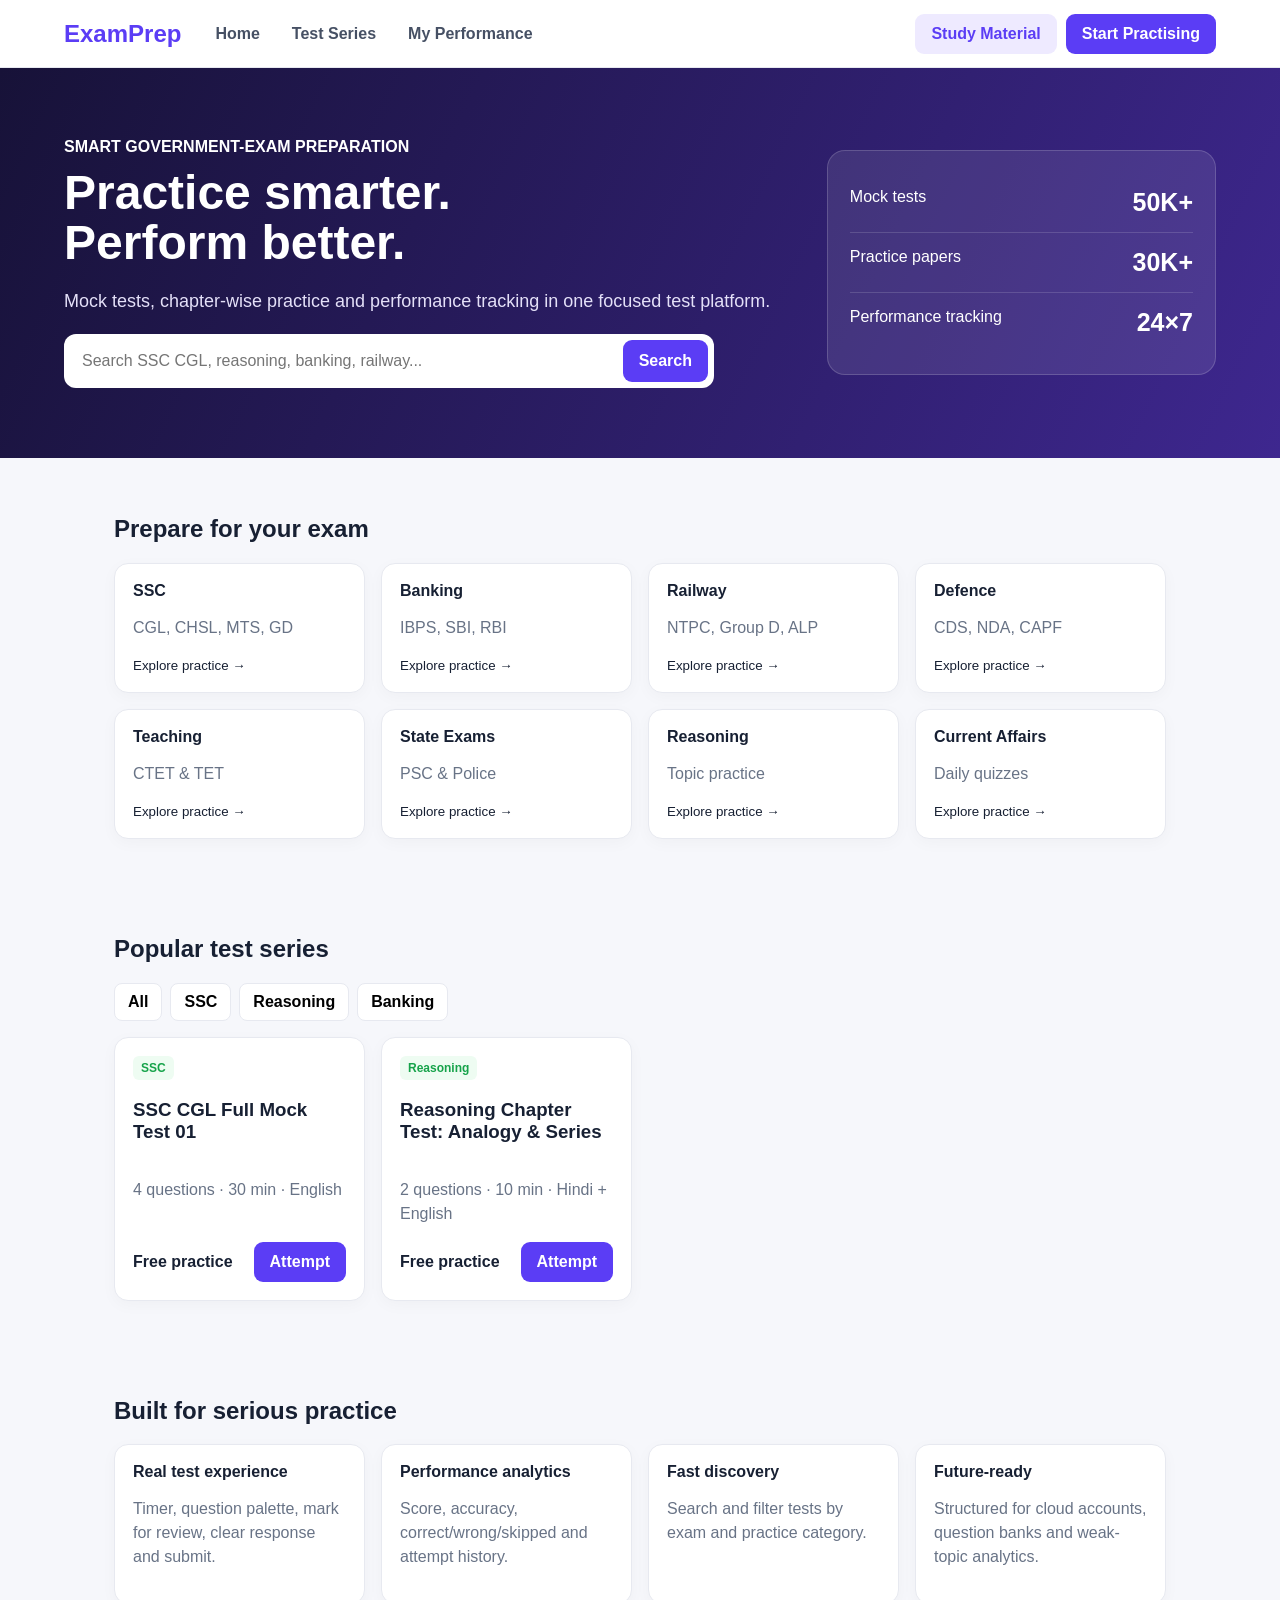
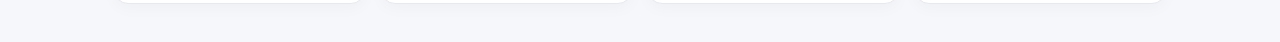
<file: index.html>
<!doctype html><html lang="en"><head><meta charset="utf-8"><meta name="viewport" content="width=device-width,initial-scale=1"><title>ExamPrep — Smart Test Engine</title><link rel="stylesheet" href="styles.css"></head><body>
<header class="topbar"><div class="brand">ExamPrep</div><nav><button onclick="home()">Home</button><button onclick="scrollToSeries()">Test Series</button><button onclick="dash()">My Performance</button></nav><div class="actions"><button class="btn light" onclick="alert('Study material module coming next.')">Study Material</button><button class="btn primary" onclick="scrollToSeries()">Start Practising</button></div></header>
<section id="homeView"><section class="hero"><div class="heroInner"><div><b>SMART GOVERNMENT-EXAM PREPARATION</b><h1>Practice smarter.<br>Perform better.</h1><p>Mock tests, chapter-wise practice and performance tracking in one focused test platform.</p><div class="search"><input id="search" placeholder="Search SSC CGL, reasoning, banking, railway..." oninput="renderTests()"><button class="btn primary" onclick="renderTests()">Search</button></div></div><div class="heroStats"><div>Mock tests <strong>50K+</strong></div><div>Practice papers <strong>30K+</strong></div><div>Performance tracking <strong>24×7</strong></div></div></div></section>
<section class="wrap"><h2>Prepare for your exam</h2><div id="categories" class="grid"></div></section><section id="series" class="wrap"><h2>Popular test series</h2><div class="tabs"><button onclick="filterTests('')">All</button><button onclick="filterTests('SSC')">SSC</button><button onclick="filterTests('Reasoning')">Reasoning</button><button onclick="filterTests('Banking')">Banking</button></div><div id="tests" class="grid"></div></section>
<section class="wrap"><h2>Built for serious practice</h2><div class="grid"><div class="card"><b>Real test experience</b><p>Timer, question palette, mark for review, clear response and submit.</p></div><div class="card"><b>Performance analytics</b><p>Score, accuracy, correct/wrong/skipped and attempt history.</p></div><div class="card"><b>Fast discovery</b><p>Search and filter tests by exam and practice category.</p></div><div class="card"><b>Future-ready</b><p>Structured for cloud accounts, question banks and weak-topic analytics.</p></div></div></section></section>
<section id="dashboard" class="view wrap"><button class="btn outline" onclick="home()">← Home</button><h2>My Performance</h2><div id="kpis" class="grid"></div><div class="card"><table><thead><tr><th>Test</th><th>Score</th><th>Accuracy</th><th>Correct</th></tr></thead><tbody id="history"></tbody></table></div></section>
<section id="runner" class="view"><div class="runnerTop"><button class="btn outline" onclick="home()">Exit</button><h3 id="runTitle"></h3><span id="runCount"></span><strong id="timer">00:00</strong></div><div class="runnerGrid"><aside class="palette card"><b>Question palette</b><div id="palette"></div></aside><main class="question card"><small id="qMeta"></small><h2 id="qText"></h2><div id="options"></div><div class="controls"><button class="btn outline" onclick="prevQ()">Previous</button><button class="btn primary" onclick="nextQ()">Save & Next</button><button class="btn light" onclick="markReview()">Mark for review</button><button class="btn outline" onclick="clearAns()">Clear</button><button class="btn primary" onclick="submitTest()">Submit test</button></div></main><aside class="card"><b>Instructions</b><p>Choose one answer. Wrong answers use the configured negative marking. Revisit questions before submitting.</p><hr><p>This build stores practice history locally. Supabase can be connected for production accounts and cloud data.</p></aside></div></section>
<section id="result" class="view wrap"><button class="btn outline" onclick="home()">← Home</button><h2>Test Result</h2><div class="grid"><div class="card"><strong id="score" class="big"></strong><p>Score</p></div><div class="card"><strong id="acc" class="big"></strong><p>Accuracy</p></div><div class="card"><strong id="attempted" class="big"></strong><p>Attempted</p></div></div><div class="card"><p><b id="cw"></b></p><table><thead><tr><th>#</th><th>Question</th><th>Your answer</th><th>Correct</th><th>Status</th></tr></thead><tbody id="answersTable"></tbody></table><button class="btn primary" onclick="start(current.id)">Reattempt</button></div></section>
<script src="app.js"></script></body></html>
</file>
<file: styles.css>
:root{--p:#5b3df5;--ink:#172033;--muted:#687386;--bg:#f6f7fb;--line:#e7e9f0;--ok:#16a34a;--bad:#dc2626}*{box-sizing:border-box}body{margin:0;font-family:Inter,Segoe UI,Arial;color:var(--ink);background:var(--bg)}button,input{font:inherit}button{cursor:pointer}.topbar{height:68px;background:#fff;border-bottom:1px solid var(--line);display:flex;align-items:center;gap:28px;padding:0 5%;position:sticky;top:0;z-index:5}.topbar nav{display:flex;gap:20px;flex:1}.topbar nav button{border:0;background:none;font-weight:700;color:#465064}.brand{font-size:24px;font-weight:900;color:var(--p)}.actions{display:flex;gap:9px}.btn{border:0;border-radius:9px;padding:11px 16px;font-weight:800}.primary{background:var(--p);color:white}.light{background:#eeeaff;color:var(--p)}.outline{background:#fff;border:1px solid var(--line)}.hero{background:linear-gradient(115deg,#171238,#3e278f);color:#fff;padding:70px 5%}.heroInner{max-width:1180px;margin:auto;display:grid;grid-template-columns:1.3fr .7fr;gap:40px;align-items:center}.hero h1{font-size:48px;line-height:1.05;margin:12px 0}.hero p{font-size:18px;line-height:1.6;color:#e4e0f8}.search{display:flex;background:white;padding:6px;border-radius:12px;max-width:650px}.search input{flex:1;border:0;outline:0;padding:12px}.heroStats{background:#ffffff18;border:1px solid #ffffff2b;border-radius:18px;padding:22px}.heroStats div{padding:15px 0;border-bottom:1px solid #ffffff24;display:flex;justify-content:space-between}.heroStats div:last-child{border:0}.heroStats strong{font-size:25px}.wrap{max-width:1180px;margin:auto;padding:38px 5%}.grid{display:grid;grid-template-columns:repeat(4,1fr);gap:16px}.card{background:#fff;border:1px solid var(--line);border-radius:14px;padding:18px;box-shadow:0 4px 16px #14192d08}.card p{color:var(--muted);line-height:1.5}.tabs{display:flex;gap:8px;margin:16px 0}.tabs button{border:1px solid var(--line);background:#fff;border-radius:8px;padding:9px 13px;font-weight:700}.test{min-height:175px;display:flex;flex-direction:column}.test .bottom{margin-top:auto;display:flex;justify-content:space-between;align-items:center}.tag{color:var(--ok);font-size:12px;font-weight:800;background:#eefcf2;padding:5px 8px;border-radius:6px;align-self:flex-start}.view{display:none}.runnerTop{height:64px;background:#fff;border-bottom:1px solid var(--line);display:flex;align-items:center;gap:18px;padding:0 4%}.runnerTop #timer{margin-left:auto;font-size:20px}.runnerGrid{max-width:1250px;margin:20px auto;display:grid;grid-template-columns:210px 1fr 250px;gap:16px;padding:0 16px}.palette #palette{display:grid;grid-template-columns:repeat(4,1fr);gap:6px;margin-top:14px}.qnum{height:38px;border:1px solid var(--line);border-radius:7px;background:#f8f9fc;font-weight:700}.qnum.answered{background:#dbeafe}.qnum.review{background:#fef3c7}.qnum.current{outline:2px solid var(--p)}.question h2{line-height:1.5}.question small{color:var(--muted)}.option{width:100%;text-align:left;background:#fff;border:1px solid var(--line);border-radius:10px;padding:14px;margin:7px 0}.option.selected{border-color:var(--p);background:#eeeaff}.controls{display:flex;gap:8px;flex-wrap:wrap;margin-top:20px}.big{font-size:34px}.view table{width:100%;border-collapse:collapse}.view th,.view td{padding:11px;border-bottom:1px solid var(--line);text-align:left;font-size:14px}@media(max-width:900px){.heroInner,.runnerGrid{grid-template-columns:1fr}.grid{grid-template-columns:repeat(2,1fr)}.topbar nav{display:none}}@media(max-width:560px){.grid{grid-template-columns:1fr}.hero h1{font-size:38px}.actions .light{display:none}}
</file>
